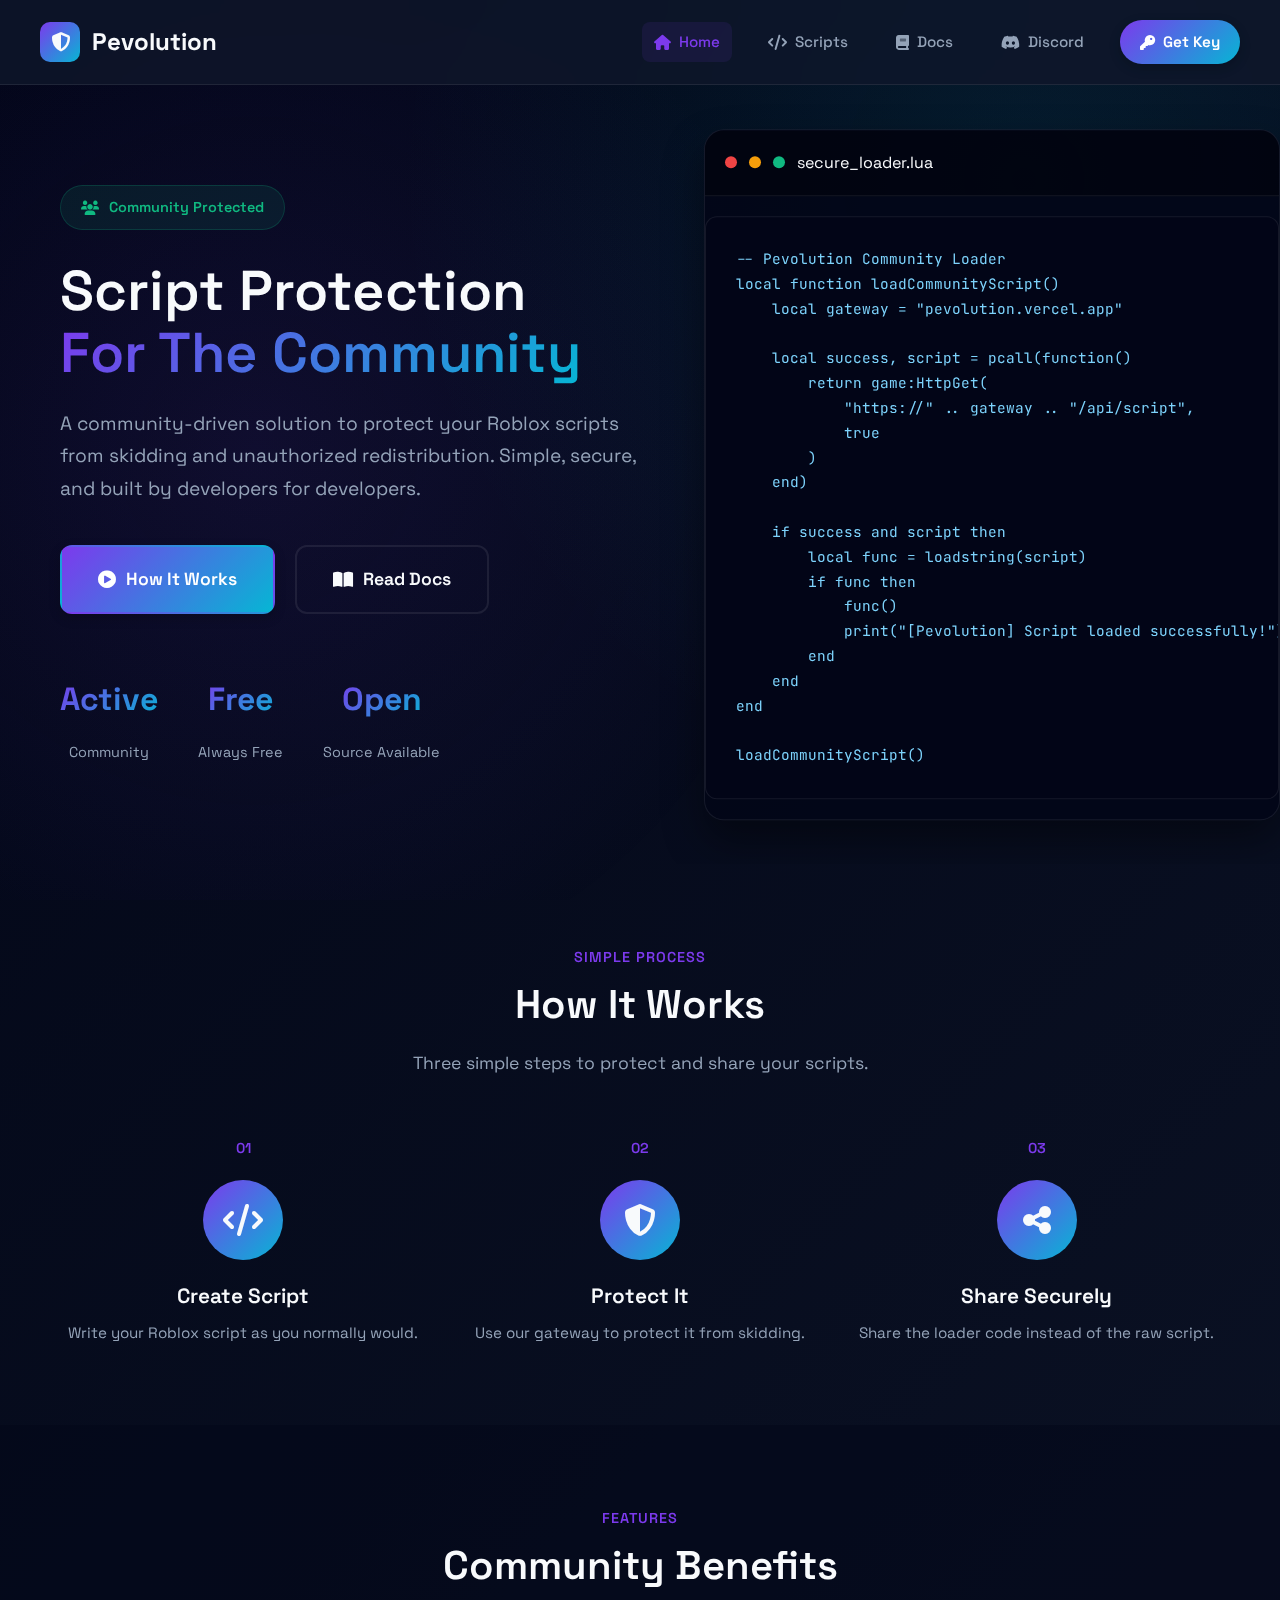
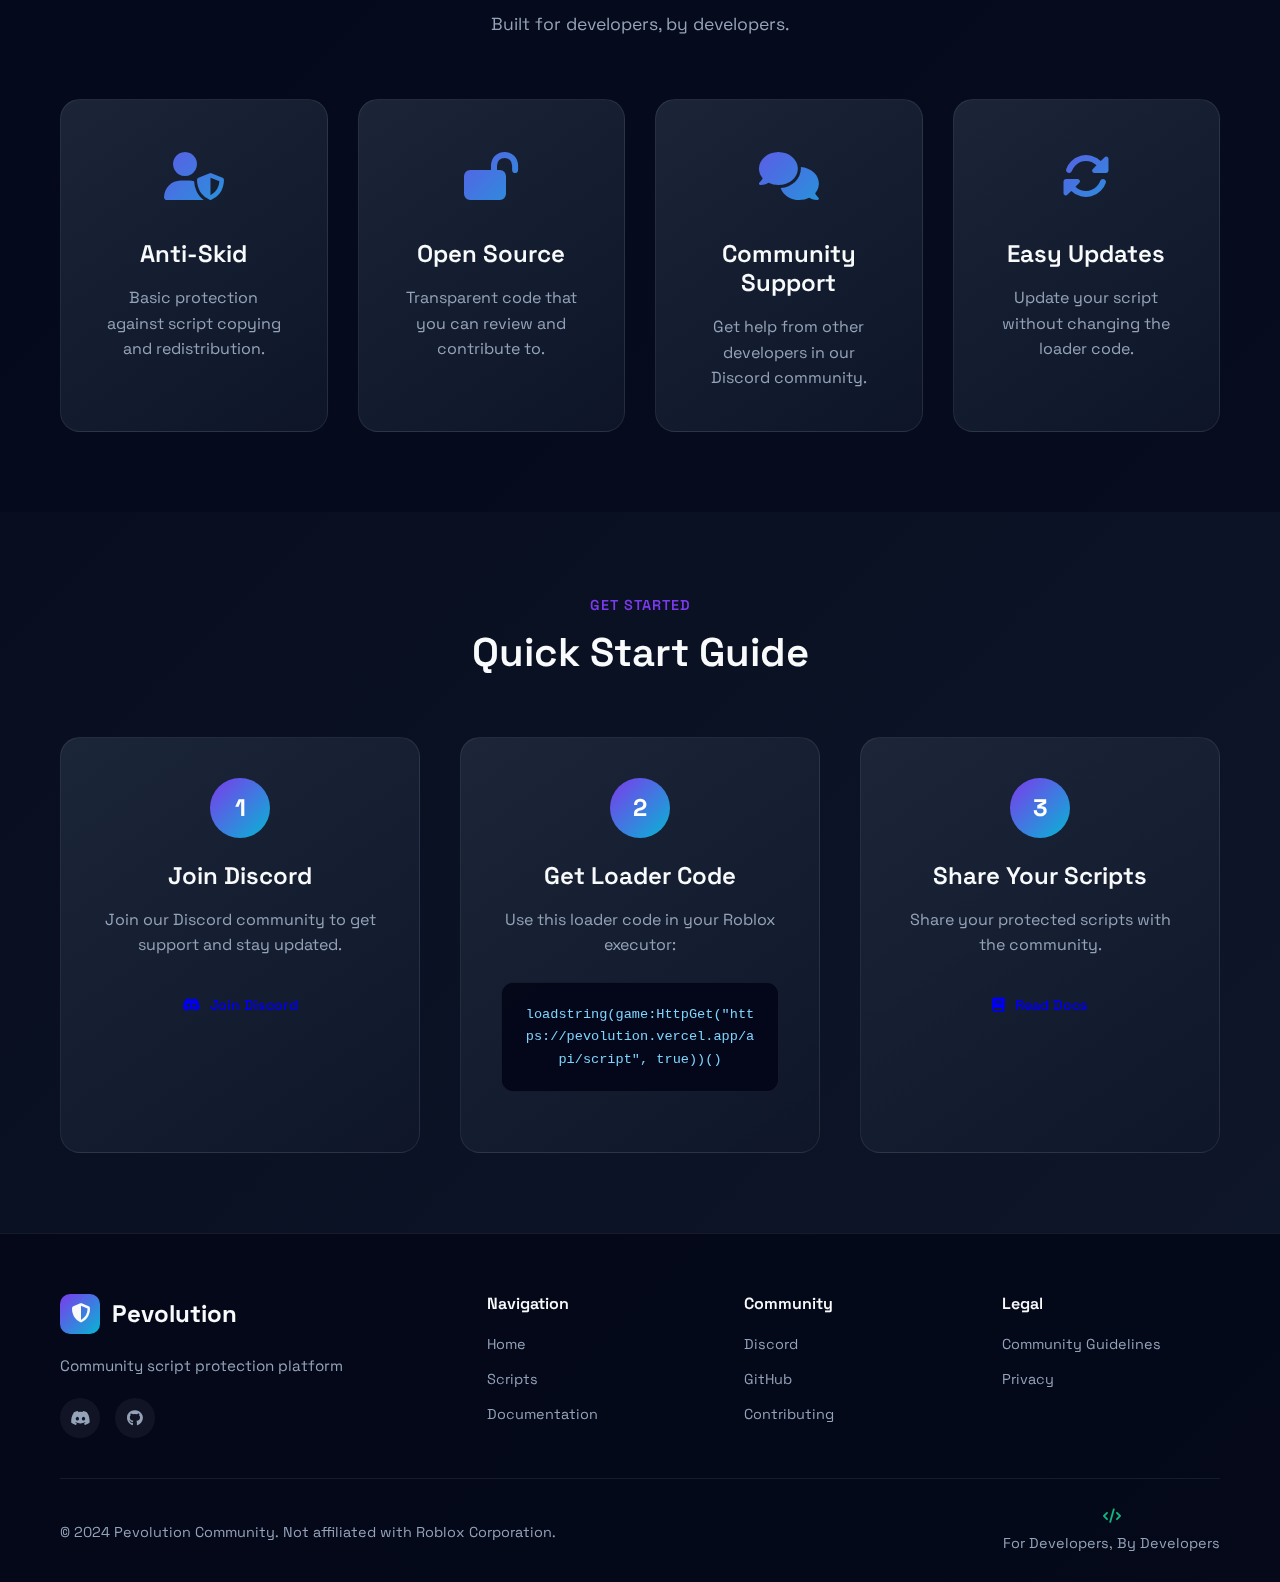
<file: index.html>
<!DOCTYPE html>
<html lang="en">
<head>
    <meta charset="UTF-8" />
    <meta name="viewport" content="width=device-width, initial-scale=1" />
    <meta name="description" content="Pevolution - Community Script Protection" />
    <title>Pevolution — Community Script Gateway</title>
    <link rel="icon" type="image/png" href="./assets/images/logo.png" />
    <link rel="stylesheet" href="./assets/css/style.css" />
    <link rel="stylesheet" href="https://cdnjs.cloudflare.com/ajax/libs/font-awesome/6.4.0/css/all.min.css">
    <link href="https://fonts.googleapis.com/css2?family=Space+Grotesk:wght@300;400;500;600;700&family=JetBrains+Mono:wght@300;400;500&display=swap" rel="stylesheet">
</head>
<body class="page-dark home-page">

<!-- Header -->
<header class="site-header">
    <div class="container header-inner">
        <a href="./" class="logo">
            <span class="logo-icon">
                <i class="fas fa-shield-alt"></i>
            </span>
            <span class="logo-text">Pevolution</span>
        </a>
        <nav class="nav-links">
            <a href="./" class="nav-link active"><i class="fas fa-home"></i> Home</a>
            <a href="./scripts.html" class="nav-link"><i class="fas fa-code"></i> Scripts</a>
            <a href="./docs.html" class="nav-link"><i class="fas fa-book"></i> Docs</a>
            <a href="https://discord.gg/pevolution" target="_blank" class="nav-link">
                <i class="fab fa-discord"></i> Discord
            </a>
            <a href="javascript:void(0)" class="nav-pill" id="getKeyBtn">
                <i class="fas fa-key"></i> Get Key
            </a>
        </nav>
        <button class="menu-toggle" aria-label="Toggle menu">
            <i class="fas fa-bars"></i>
        </button>
    </div>
</header>

<!-- Hero Section -->
<section class="hero-section">
    <div class="container">
        <div class="hero-content">
            <div class="hero-badge">
                <i class="fas fa-users"></i>
                Community Protected
            </div>
            <h1 class="hero-title">
                Script Protection<br>
                <span class="text-gradient">For The Community</span>
            </h1>
            <p class="hero-subtitle">
                A community-driven solution to protect your Roblox scripts from skidding and unauthorized redistribution. 
                Simple, secure, and built by developers for developers.
            </p>
            <div class="hero-actions">
                <a href="#how-it-works" class="btn btn-primary btn-large">
                    <i class="fas fa-play-circle"></i> How It Works
                </a>
                <a href="./docs.html" class="btn btn-outline btn-large">
                    <i class="fas fa-book-open"></i> Read Docs
                </a>
            </div>
            <div class="hero-stats">
                <div class="stat-item">
                    <span class="stat-number">Active</span>
                    <span class="stat-label">Community</span>
                </div>
                <div class="stat-item">
                    <span class="stat-number">Free</span>
                    <span class="stat-label">Always Free</span>
                </div>
                <div class="stat-item">
                    <span class="stat-number">Open</span>
                    <span class="stat-label">Source Available</span>
                </div>
            </div>
        </div>
        <div class="hero-visual">
            <div class="code-visual">
                <div class="code-header">
                    <span class="code-dot red"></span>
                    <span class="code-dot yellow"></span>
                    <span class="code-dot green"></span>
                    <span>secure_loader.lua</span>
                </div>
                <pre class="code-block"><code>-- Pevolution Community Loader
local function loadCommunityScript()
    local gateway = "pevolution.vercel.app"
    
    local success, script = pcall(function()
        return game:HttpGet(
            "https://" .. gateway .. "/api/script",
            true
        )
    end)
    
    if success and script then
        local func = loadstring(script)
        if func then 
            func()
            print("[Pevolution] Script loaded successfully!")
        end
    end
end

loadCommunityScript()</code></pre>
            </div>
        </div>
    </div>
</section>

<!-- How It Works -->
<section class="section" id="how-it-works">
    <div class="container">
        <div class="section-header">
            <span class="section-subtitle">Simple Process</span>
            <h2 class="section-title">How It Works</h2>
            <p class="section-description">
                Three simple steps to protect and share your scripts.
            </p>
        </div>
        <div class="process-steps">
            <div class="step">
                <div class="step-number">01</div>
                <div class="step-icon">
                    <i class="fas fa-code"></i>
                </div>
                <h3>Create Script</h3>
                <p>Write your Roblox script as you normally would.</p>
            </div>
            <div class="step">
                <div class="step-number">02</div>
                <div class="step-icon">
                    <i class="fas fa-shield-alt"></i>
                </div>
                <h3>Protect It</h3>
                <p>Use our gateway to protect it from skidding.</p>
            </div>
            <div class="step">
                <div class="step-number">03</div>
                <div class="step-icon">
                    <i class="fas fa-share-alt"></i>
                </div>
                <h3>Share Securely</h3>
                <p>Share the loader code instead of the raw script.</p>
            </div>
        </div>
    </div>
</section>

<!-- Features -->
<section class="section section-dark">
    <div class="container">
        <div class="section-header">
            <span class="section-subtitle">Features</span>
            <h2 class="section-title">Community Benefits</h2>
            <p class="section-description">
                Built for developers, by developers.
            </p>
        </div>
        <div class="features-grid">
            <div class="feature-card">
                <div class="feature-icon">
                    <i class="fas fa-user-shield"></i>
                </div>
                <h3>Anti-Skid</h3>
                <p>Basic protection against script copying and redistribution.</p>
            </div>
            <div class="feature-card">
                <div class="feature-icon">
                    <i class="fas fa-lock-open"></i>
                </div>
                <h3>Open Source</h3>
                <p>Transparent code that you can review and contribute to.</p>
            </div>
            <div class="feature-card">
                <div class="feature-icon">
                    <i class="fas fa-comments"></i>
                </div>
                <h3>Community Support</h3>
                <p>Get help from other developers in our Discord community.</p>
            </div>
            <div class="feature-card">
                <div class="feature-icon">
                    <i class="fas fa-sync-alt"></i>
                </div>
                <h3>Easy Updates</h3>
                <p>Update your script without changing the loader code.</p>
            </div>
        </div>
    </div>
</section>

<!-- Quick Start -->
<section class="section">
    <div class="container">
        <div class="section-header">
            <span class="section-subtitle">Get Started</span>
            <h2 class="section-title">Quick Start Guide</h2>
        </div>
        <div class="quick-start">
            <div class="guide-step">
                <div class="step-number">1</div>
                <h3>Join Discord</h3>
                <p>Join our Discord community to get support and stay updated.</p>
                <a href="https://discord.gg/pevolution" target="_blank" class="btn btn-small">
                    <i class="fab fa-discord"></i> Join Discord
                </a>
            </div>
            <div class="guide-step">
                <div class="step-number">2</div>
                <h3>Get Loader Code</h3>
                <p>Use this loader code in your Roblox executor:</p>
                <div class="code-block small">
                    <pre><code>loadstring(game:HttpGet("https://pevolution.vercel.app/api/script", true))()</code></pre>
                </div>
            </div>
            <div class="guide-step">
                <div class="step-number">3</div>
                <h3>Share Your Scripts</h3>
                <p>Share your protected scripts with the community.</p>
                <a href="./docs.html" class="btn btn-small">
                    <i class="fas fa-book"></i> Read Docs
                </a>
            </div>
        </div>
    </div>
</section>

<!-- Footer -->
<footer class="site-footer">
    <div class="container">
        <div class="footer-content">
            <div class="footer-brand">
                <a href="./" class="logo">
                    <span class="logo-icon">
                        <i class="fas fa-shield-alt"></i>
                    </span>
                    <span class="logo-text">Pevolution</span>
                </a>
                <p class="footer-tagline">Community script protection platform</p>
                <div class="social-links">
                    <a href="https://discord.gg/pevolution" target="_blank" class="social-link">
                        <i class="fab fa-discord"></i>
                    </a>
                    <a href="https://github.com/pevolution" target="_blank" class="social-link">
                        <i class="fab fa-github"></i>
                    </a>
                </div>
            </div>
            
            <div class="footer-links">
                <div class="footer-section">
                    <h4>Navigation</h4>
                    <a href="./">Home</a>
                    <a href="./scripts.html">Scripts</a>
                    <a href="./docs.html">Documentation</a>
                </div>
                <div class="footer-section">
                    <h4>Community</h4>
                    <a href="https://discord.gg/pevolution" target="_blank">Discord</a>
                    <a href="https://github.com/pevolution" target="_blank">GitHub</a>
                    <a href="./docs.html#contributing">Contributing</a>
                </div>
                <div class="footer-section">
                    <h4>Legal</h4>
                    <a href="./docs.html#terms">Community Guidelines</a>
                    <a href="./docs.html#privacy">Privacy</a>
                </div>
            </div>
        </div>
        
        <div class="footer-bottom">
            <p class="copyright">© 2024 Pevolution Community. Not affiliated with Roblox Corporation.</p>
            <div class="footer-stats">
                <span class="stat-item">
                    <i class="fas fa-code"></i>
                    <span>For Developers, By Developers</span>
                </span>
            </div>
        </div>
    </div>
</footer>

<!-- JavaScript -->
<script src="./assets/js/protect.js"></script>
<script src="./assets/js/main.js"></script>
<script src="./assets/js/coming-soon.js"></script>

</body>
</html>
</file>
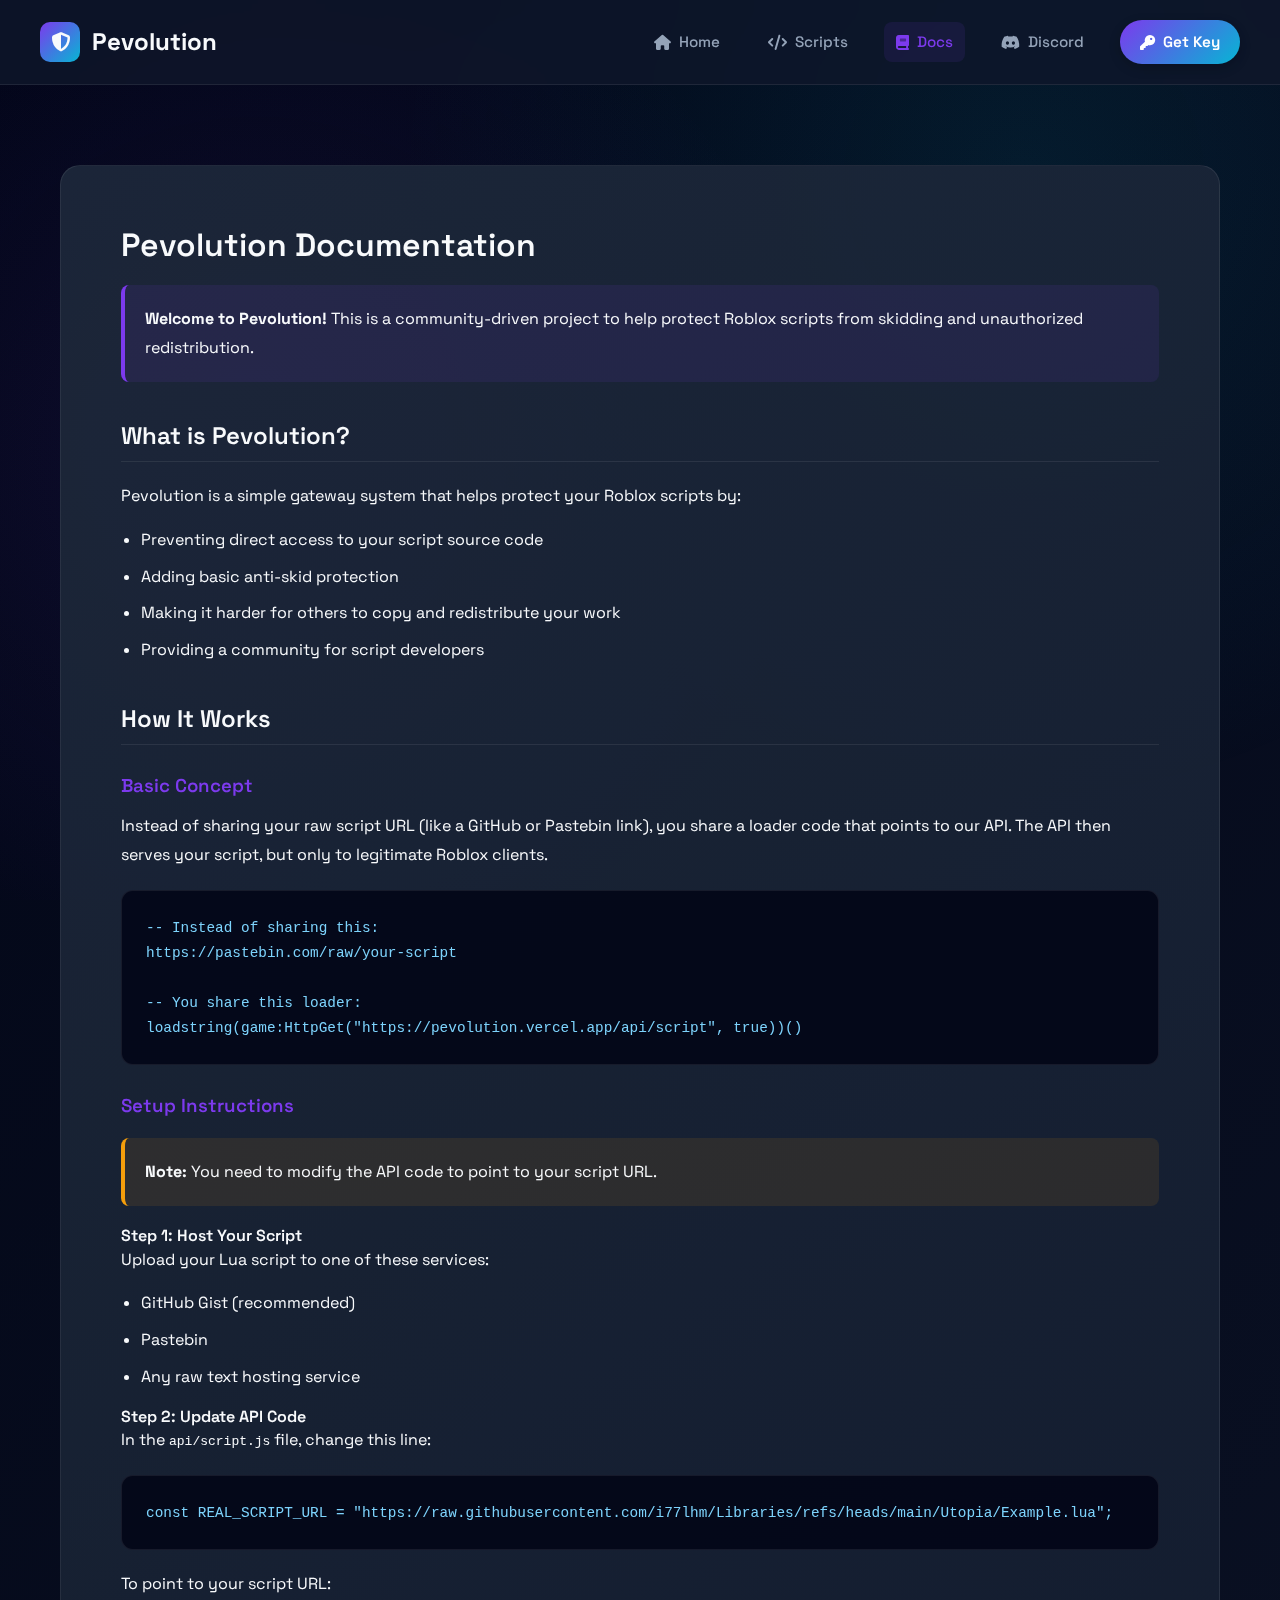
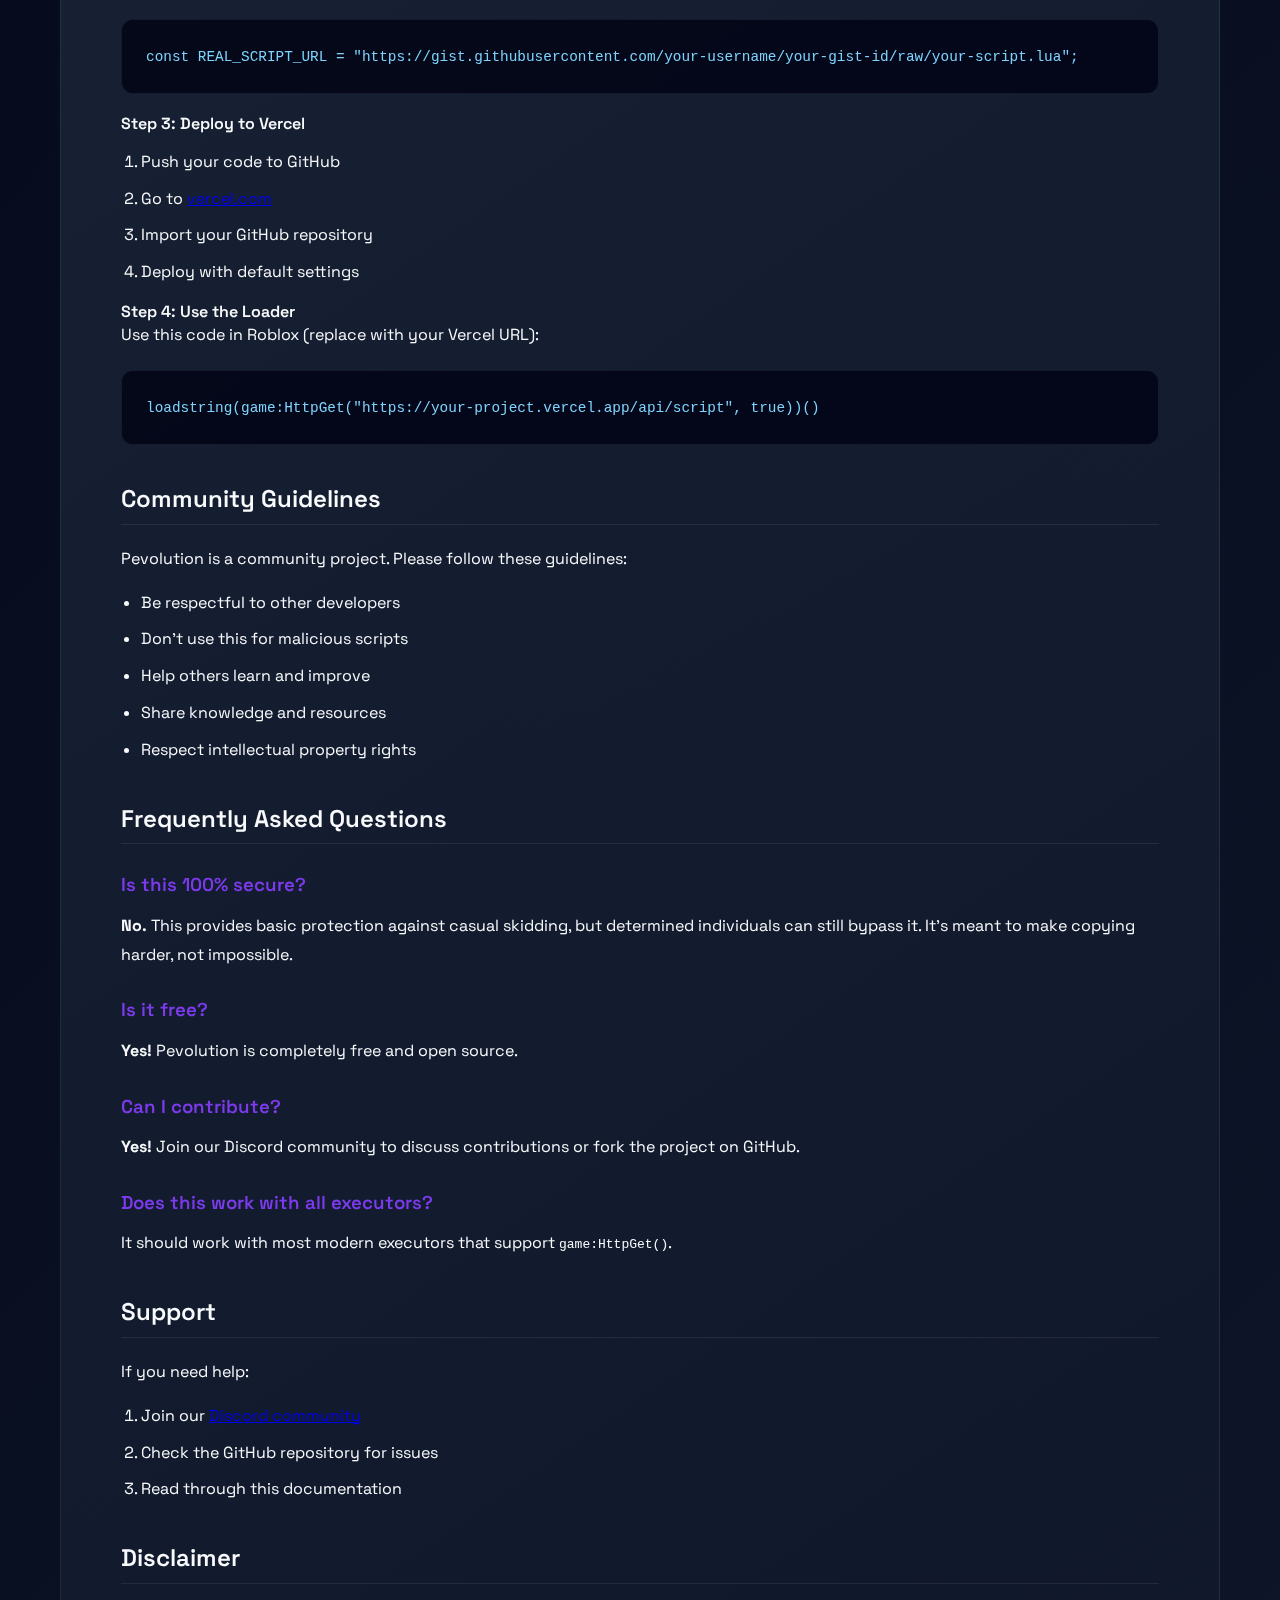
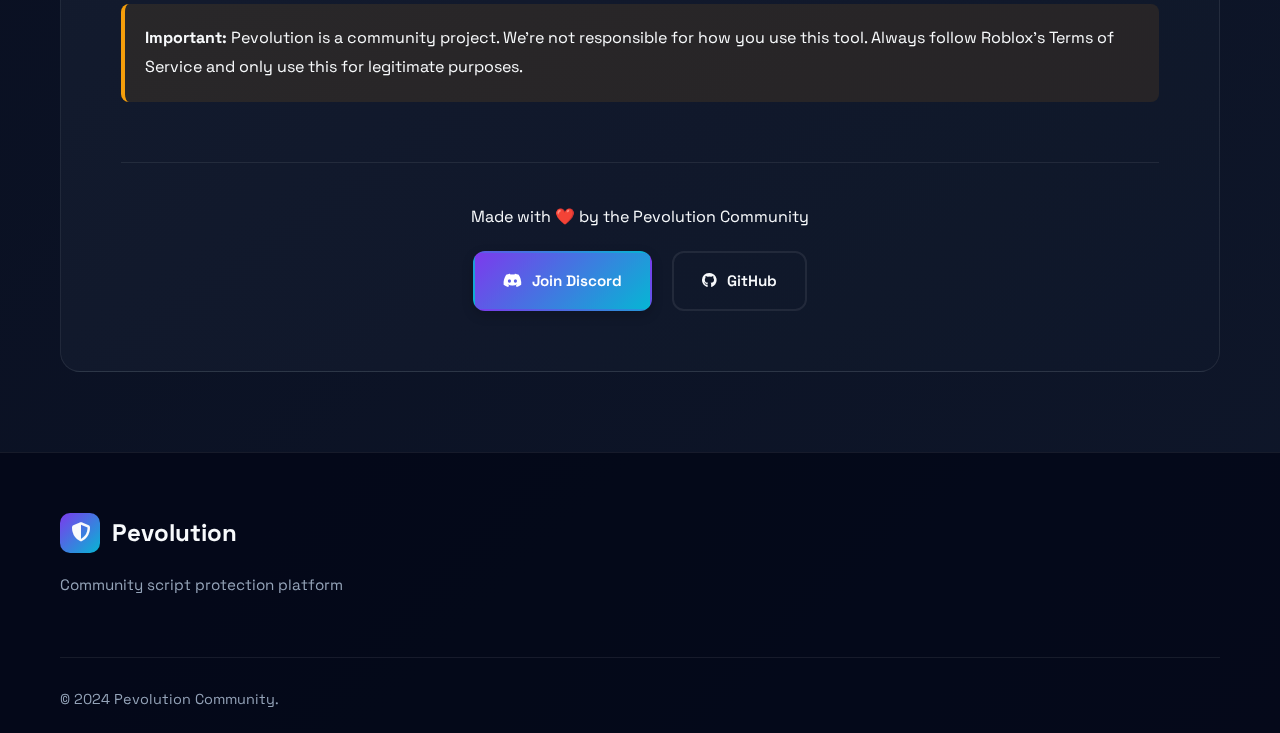
<file: docs.html>
<!DOCTYPE html>
<html lang="en">
<head>
    <meta charset="UTF-8" />
    <meta name="viewport" content="width=device-width, initial-scale=1" />
    <meta name="description" content="Pevolution Documentation" />
    <title>Documentation — Pevolution</title>
    <link rel="icon" type="image/png" href="./assets/images/logo.png" />
    <link rel="stylesheet" href="./assets/css/style.css" />
    <link rel="stylesheet" href="https://cdnjs.cloudflare.com/ajax/libs/font-awesome/6.4.0/css/all.min.css">
    <link href="https://fonts.googleapis.com/css2?family=Space+Grotesk:wght@300;400;500;600;700&family=JetBrains+Mono:wght@300;400;500&display=swap" rel="stylesheet">
    <style>
        .docs-content {
            line-height: 1.8;
        }
        .docs-content h2 {
            margin-top: 40px;
            margin-bottom: 20px;
            padding-bottom: 10px;
            border-bottom: 1px solid var(--color-border);
        }
        .docs-content h3 {
            margin-top: 30px;
            margin-bottom: 15px;
            color: var(--color-primary);
        }
        .docs-content ul, .docs-content ol {
            margin: 15px 0;
            padding-left: 20px;
        }
        .docs-content li {
            margin: 8px 0;
        }
        .info-box {
            background: rgba(124, 58, 237, 0.1);
            border-left: 4px solid var(--color-primary);
            padding: 20px;
            border-radius: 8px;
            margin: 20px 0;
        }
        .warning-box {
            background: rgba(245, 158, 11, 0.1);
            border-left: 4px solid var(--color-warning);
            padding: 20px;
            border-radius: 8px;
            margin: 20px 0;
        }
    </style>
</head>
<body class="page-dark docs-page">

<header class="site-header">
    <div class="container header-inner">
        <a href="./" class="logo">
            <span class="logo-icon">
                <i class="fas fa-shield-alt"></i>
            </span>
            <span class="logo-text">Pevolution</span>
        </a>
        <nav class="nav-links">
            <a href="./" class="nav-link"><i class="fas fa-home"></i> Home</a>
            <a href="./scripts.html" class="nav-link"><i class="fas fa-code"></i> Scripts</a>
            <a href="./docs.html" class="nav-link active"><i class="fas fa-book"></i> Docs</a>
            <a href="https://discord.gg/pevolution" target="_blank" class="nav-link">
                <i class="fab fa-discord"></i> Discord
            </a>
            <a href="javascript:void(0)" class="nav-pill" id="getKeyBtn">
                <i class="fas fa-key"></i> Get Key
            </a>
        </nav>
        <button class="menu-toggle" aria-label="Toggle menu">
            <i class="fas fa-bars"></i>
        </button>
    </div>
</header>

<main class="section">
    <div class="container">
        <div class="docs-content">
            <h1>Pevolution Documentation</h1>
            
            <div class="info-box">
                <p><strong>Welcome to Pevolution!</strong> This is a community-driven project to help protect Roblox scripts from skidding and unauthorized redistribution.</p>
            </div>
            
            <h2>What is Pevolution?</h2>
            <p>Pevolution is a simple gateway system that helps protect your Roblox scripts by:</p>
            <ul>
                <li>Preventing direct access to your script source code</li>
                <li>Adding basic anti-skid protection</li>
                <li>Making it harder for others to copy and redistribute your work</li>
                <li>Providing a community for script developers</li>
            </ul>
            
            <h2>How It Works</h2>
            
            <h3>Basic Concept</h3>
            <p>Instead of sharing your raw script URL (like a GitHub or Pastebin link), you share a loader code that points to our API. The API then serves your script, but only to legitimate Roblox clients.</p>
            
            <div class="code-block">
                <pre><code>-- Instead of sharing this:
https://pastebin.com/raw/your-script

-- You share this loader:
loadstring(game:HttpGet("https://pevolution.vercel.app/api/script", true))()</code></pre>
            </div>
            
            <h3>Setup Instructions</h3>
            
            <div class="warning-box">
                <p><strong>Note:</strong> You need to modify the API code to point to your script URL.</p>
            </div>
            
            <h4>Step 1: Host Your Script</h4>
            <p>Upload your Lua script to one of these services:</p>
            <ul>
                <li>GitHub Gist (recommended)</li>
                <li>Pastebin</li>
                <li>Any raw text hosting service</li>
            </ul>
            
            <h4>Step 2: Update API Code</h4>
            <p>In the <code>api/script.js</code> file, change this line:</p>
            <div class="code-block">
                <pre><code>const REAL_SCRIPT_URL = "https://raw.githubusercontent.com/i77lhm/Libraries/refs/heads/main/Utopia/Example.lua";</code></pre>
            </div>
            <p>To point to your script URL:</p>
            <div class="code-block">
                <pre><code>const REAL_SCRIPT_URL = "https://gist.githubusercontent.com/your-username/your-gist-id/raw/your-script.lua";</code></pre>
            </div>
            
            <h4>Step 3: Deploy to Vercel</h4>
            <ol>
                <li>Push your code to GitHub</li>
                <li>Go to <a href="https://vercel.com" target="_blank">vercel.com</a></li>
                <li>Import your GitHub repository</li>
                <li>Deploy with default settings</li>
            </ol>
            
            <h4>Step 4: Use the Loader</h4>
            <p>Use this code in Roblox (replace with your Vercel URL):</p>
            <div class="code-block">
                <pre><code>loadstring(game:HttpGet("https://your-project.vercel.app/api/script", true))()</code></pre>
            </div>
            
            <h2>Community Guidelines</h2>
            <p>Pevolution is a community project. Please follow these guidelines:</p>
            <ul>
                <li>Be respectful to other developers</li>
                <li>Don't use this for malicious scripts</li>
                <li>Help others learn and improve</li>
                <li>Share knowledge and resources</li>
                <li>Respect intellectual property rights</li>
            </ul>
            
            <h2>Frequently Asked Questions</h2>
            
            <h3>Is this 100% secure?</h3>
            <p><strong>No.</strong> This provides basic protection against casual skidding, but determined individuals can still bypass it. It's meant to make copying harder, not impossible.</p>
            
            <h3>Is it free?</h3>
            <p><strong>Yes!</strong> Pevolution is completely free and open source.</p>
            
            <h3>Can I contribute?</h3>
            <p><strong>Yes!</strong> Join our Discord community to discuss contributions or fork the project on GitHub.</p>
            
            <h3>Does this work with all executors?</h3>
            <p>It should work with most modern executors that support <code>game:HttpGet()</code>.</p>
            
            <h2>Support</h2>
            <p>If you need help:</p>
            <ol>
                <li>Join our <a href="https://discord.gg/pevolution" target="_blank">Discord community</a></li>
                <li>Check the GitHub repository for issues</li>
                <li>Read through this documentation</li>
            </ol>
            
            <h2>Disclaimer</h2>
            <div class="warning-box">
                <p><strong>Important:</strong> Pevolution is a community project. We're not responsible for how you use this tool. Always follow Roblox's Terms of Service and only use this for legitimate purposes.</p>
            </div>
            
            <div style="text-align: center; margin-top: 60px; padding-top: 40px; border-top: 1px solid var(--color-border);">
                <p>Made with ❤️ by the Pevolution Community</p>
                <div style="display: flex; gap: 20px; justify-content: center; margin-top: 20px;">
                    <a href="https://discord.gg/pevolution" target="_blank" class="btn btn-primary">
                        <i class="fab fa-discord"></i> Join Discord
                    </a>
                    <a href="https://github.com/pevolution" target="_blank" class="btn btn-outline">
                        <i class="fab fa-github"></i> GitHub
                    </a>
                </div>
            </div>
        </div>
    </div>
</main>

<footer class="site-footer">
    <div class="container">
        <div class="footer-content">
            <div class="footer-brand">
                <a href="./" class="logo">
                    <span class="logo-icon">
                        <i class="fas fa-shield-alt"></i>
                    </span>
                    <span class="logo-text">Pevolution</span>
                </a>
                <p class="footer-tagline">Community script protection platform</p>
            </div>
        </div>
        
        <div class="footer-bottom">
            <p class="copyright">© 2024 Pevolution Community.</p>
        </div>
    </div>
</footer>

<script src="./assets/js/protect.js"></script>
<script src="./assets/js/main.js"></script>
<script src="./assets/js/coming-soon.js"></script>

</body>
</html>
</file>
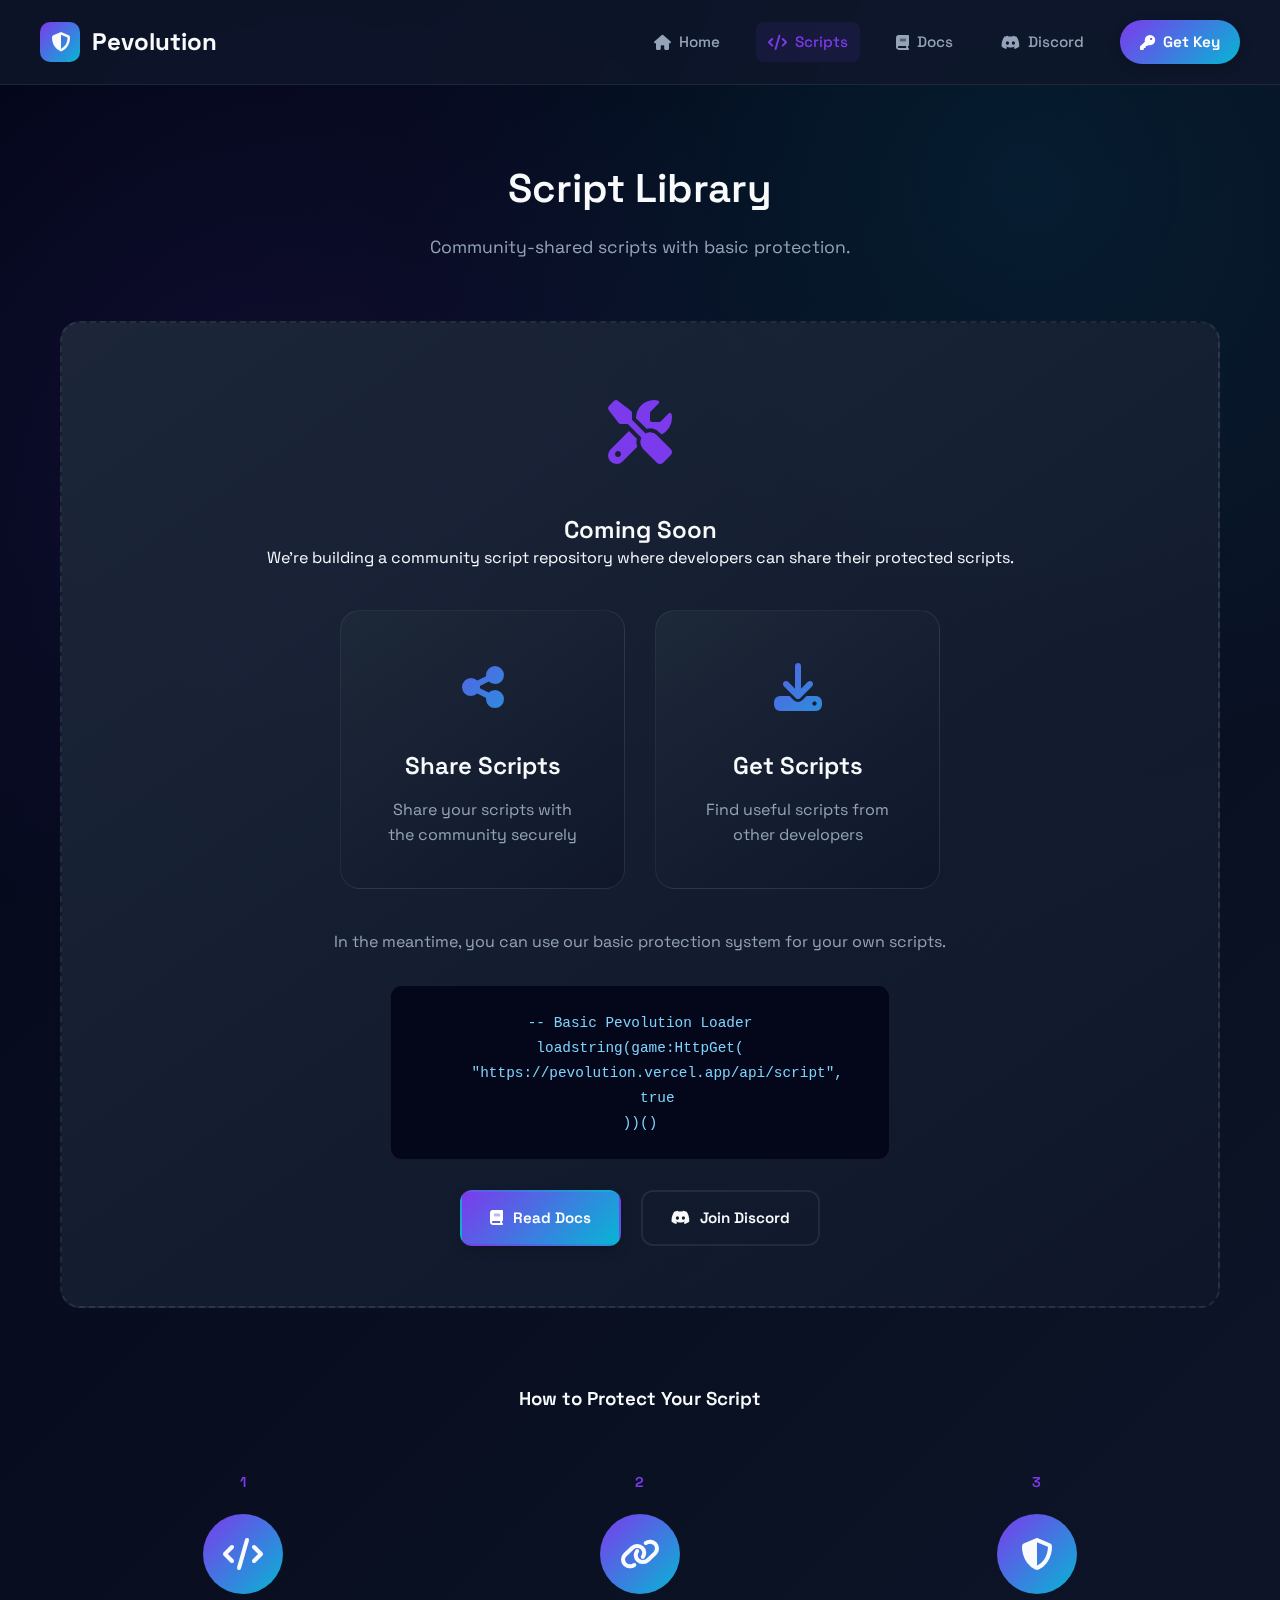
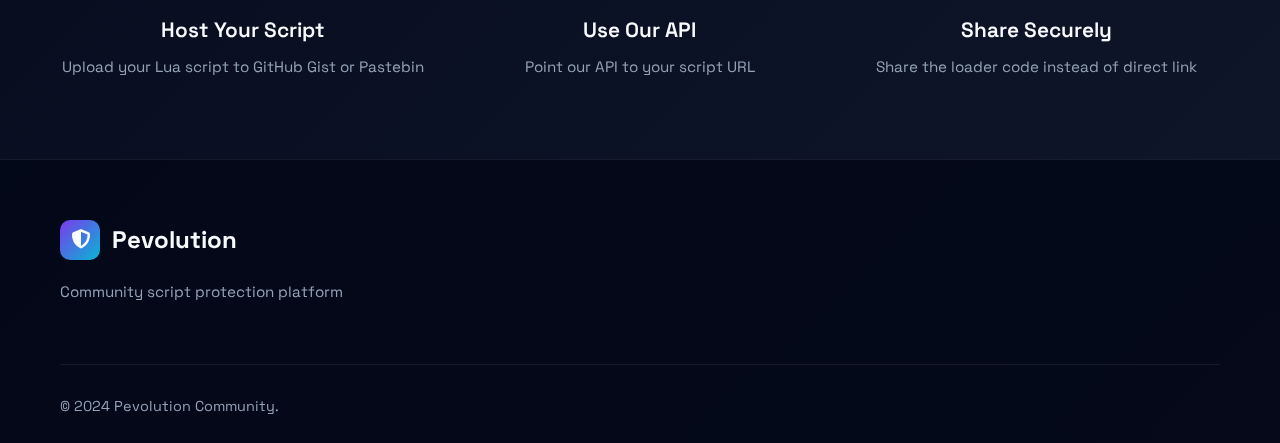
<file: scripts.html>
<!DOCTYPE html>
<html lang="en">
<head>
    <meta charset="UTF-8" />
    <meta name="viewport" content="width=device-width, initial-scale=1" />
    <meta name="description" content="Pevolution Script Library" />
    <title>Scripts — Pevolution</title>
    <link rel="icon" type="image/png" href="./assets/images/logo.png" />
    <link rel="stylesheet" href="./assets/css/style.css" />
    <link rel="stylesheet" href="https://cdnjs.cloudflare.com/ajax/libs/font-awesome/6.4.0/css/all.min.css">
    <link href="https://fonts.googleapis.com/css2?family=Space+Grotesk:wght@300;400;500;600;700&family=JetBrains+Mono:wght@300;400;500&display=swap" rel="stylesheet">
</head>
<body class="page-dark scripts-page">

<header class="site-header">
    <div class="container header-inner">
        <a href="./" class="logo">
            <span class="logo-icon">
                <i class="fas fa-shield-alt"></i>
            </span>
            <span class="logo-text">Pevolution</span>
        </a>
        <nav class="nav-links">
            <a href="./" class="nav-link"><i class="fas fa-home"></i> Home</a>
            <a href="./scripts.html" class="nav-link active"><i class="fas fa-code"></i> Scripts</a>
            <a href="./docs.html" class="nav-link"><i class="fas fa-book"></i> Docs</a>
            <a href="https://discord.gg/pevolution" target="_blank" class="nav-link">
                <i class="fab fa-discord"></i> Discord
            </a>
            <a href="javascript:void(0)" class="nav-pill" id="getKeyBtn">
                <i class="fas fa-key"></i> Get Key
            </a>
        </nav>
        <button class="menu-toggle" aria-label="Toggle menu">
            <i class="fas fa-bars"></i>
        </button>
    </div>
</header>

<main class="section">
    <div class="container">
        <div class="section-header">
            <h1 class="section-title">Script Library</h1>
            <p class="section-description">
                Community-shared scripts with basic protection.
            </p>
        </div>
        
        <div class="coming-soon-card">
            <div class="coming-soon-icon">
                <i class="fas fa-tools"></i>
            </div>
            <h2>Coming Soon</h2>
            <p>We're building a community script repository where developers can share their protected scripts.</p>
            
            <div class="features-grid" style="margin: 40px 0; max-width: 600px; margin-left: auto; margin-right: auto;">
                <div class="feature-card">
                    <div class="feature-icon">
                        <i class="fas fa-share-alt"></i>
                    </div>
                    <h3>Share Scripts</h3>
                    <p>Share your scripts with the community securely</p>
                </div>
                <div class="feature-card">
                    <div class="feature-icon">
                        <i class="fas fa-download"></i>
                    </div>
                    <h3>Get Scripts</h3>
                    <p>Find useful scripts from other developers</p>
                </div>
            </div>
            
            <p style="color: var(--color-text-secondary); margin-top: 30px;">
                In the meantime, you can use our basic protection system for your own scripts.
            </p>
            
            <div class="code-block" style="margin: 30px auto; max-width: 500px;">
                <pre><code>-- Basic Pevolution Loader
loadstring(game:HttpGet(
    "https://pevolution.vercel.app/api/script",
    true
))()</code></pre>
            </div>
            
            <div style="display: flex; gap: 20px; justify-content: center; margin-top: 30px;">
                <a href="./docs.html" class="btn btn-primary">
                    <i class="fas fa-book"></i> Read Docs
                </a>
                <a href="https://discord.gg/pevolution" target="_blank" class="btn btn-outline">
                    <i class="fab fa-discord"></i> Join Discord
                </a>
            </div>
        </div>
        
        <div class="section-header" style="margin-top: 80px;">
            <h3>How to Protect Your Script</h3>
        </div>
        
        <div class="process-steps">
            <div class="step">
                <div class="step-number">1</div>
                <div class="step-icon">
                    <i class="fas fa-code"></i>
                </div>
                <h3>Host Your Script</h3>
                <p>Upload your Lua script to GitHub Gist or Pastebin</p>
            </div>
            <div class="step">
                <div class="step-number">2</div>
                <div class="step-icon">
                    <i class="fas fa-link"></i>
                </div>
                <h3>Use Our API</h3>
                <p>Point our API to your script URL</p>
            </div>
            <div class="step">
                <div class="step-number">3</div>
                <div class="step-icon">
                    <i class="fas fa-shield-alt"></i>
                </div>
                <h3>Share Securely</h3>
                <p>Share the loader code instead of direct link</p>
            </div>
        </div>
    </div>
</main>

<footer class="site-footer">
    <div class="container">
        <div class="footer-content">
            <div class="footer-brand">
                <a href="./" class="logo">
                    <span class="logo-icon">
                        <i class="fas fa-shield-alt"></i>
                    </span>
                    <span class="logo-text">Pevolution</span>
                </a>
                <p class="footer-tagline">Community script protection platform</p>
            </div>
        </div>
        
        <div class="footer-bottom">
            <p class="copyright">© 2024 Pevolution Community.</p>
        </div>
    </div>
</footer>

<script src="./assets/js/protect.js"></script>
<script src="./assets/js/main.js"></script>
<script src="./assets/js/coming-soon.js"></script>

</body>
</html>
</file>
<file: assets/css/style.css>
/* ===== CSS Variables ===== */
:root {
    /* Colors - Pevolution Theme */
    --color-primary: #7c3aed;
    --color-primary-dark: #5b21b6;
    --color-secondary: #06b6d4;
    --color-accent: #10b981;
    --color-danger: #ef4444;
    --color-warning: #f59e0b;
    --color-dark: #0f172a;
    --color-dark-light: #1e293b;
    --color-darker: #020617;
    --color-text: #f8fafc;
    --color-text-secondary: #94a3b8;
    --color-border: rgba(255, 255, 255, 0.08);
    --color-border-light: rgba(255, 255, 255, 0.04);
    
    /* Gradients */
    --gradient-primary: linear-gradient(135deg, var(--color-primary) 0%, var(--color-secondary) 100%);
    --gradient-dark: linear-gradient(135deg, var(--color-darker) 0%, var(--color-dark) 100%);
    --gradient-card: linear-gradient(145deg, rgba(30, 41, 59, 0.9) 0%, rgba(15, 23, 42, 0.9) 100%);
    
    /* Shadows */
    --shadow-lg: 0 20px 40px rgba(0, 0, 0, 0.4);
    --shadow-md: 0 10px 20px rgba(0, 0, 0, 0.3);
    --shadow-sm: 0 4px 12px rgba(0, 0, 0, 0.2);
    
    /* Borders */
    --radius-lg: 20px;
    --radius-md: 12px;
    --radius-sm: 8px;
    
    /* Transitions */
    --transition: all 0.3s cubic-bezier(0.4, 0, 0.2, 1);
    
    /* Fonts */
    --font-heading: 'Space Grotesk', -apple-system, BlinkMacSystemFont, sans-serif;
    --font-body: 'Space Grotesk', -apple-system, BlinkMacSystemFont, sans-serif;
    --font-mono: 'JetBrains Mono', 'Fira Code', Consolas, monospace;
}

/* ===== Reset & Base Styles ===== */
* {
    margin: 0;
    padding: 0;
    box-sizing: border-box;
}

html {
    scroll-behavior: smooth;
}

body {
    font-family: var(--font-body);
    background: var(--gradient-dark);
    color: var(--color-text);
    line-height: 1.6;
    min-height: 100vh;
    position: relative;
    overflow-x: hidden;
}

body::before {
    content: '';
    position: fixed;
    top: 0;
    left: 0;
    width: 100%;
    height: 100%;
    background: 
        radial-gradient(circle at 20% 50%, rgba(124, 58, 237, 0.1) 0%, transparent 50%),
        radial-gradient(circle at 80% 20%, rgba(6, 182, 212, 0.1) 0%, transparent 50%);
    z-index: -1;
}

.container {
    max-width: 1200px;
    margin: 0 auto;
    padding: 0 20px;
    width: 100%;
}

/* ===== Typography ===== */
h1, h2, h3, h4, h5, h6 {
    font-family: var(--font-heading);
    font-weight: 600;
    line-height: 1.2;
}

.text-gradient {
    background: var(--gradient-primary);
    -webkit-background-clip: text;
    background-clip: text;
    color: transparent;
}

/* ===== Header Styles ===== */
.site-header {
    background: rgba(15, 23, 42, 0.8);
    backdrop-filter: blur(20px);
    border-bottom: 1px solid var(--color-border);
    position: sticky;
    top: 0;
    z-index: 1000;
}

.header-inner {
    display: flex;
    justify-content: space-between;
    align-items: center;
    padding: 20px 0;
}

.logo {
    display: flex;
    align-items: center;
    gap: 12px;
    text-decoration: none;
    color: var(--color-text);
    font-size: 1.5rem;
    font-weight: 700;
    transition: var(--transition);
}

.logo:hover {
    color: var(--color-primary);
    transform: translateY(-2px);
}

.logo-icon {
    width: 40px;
    height: 40px;
    background: var(--gradient-primary);
    border-radius: 10px;
    display: flex;
    align-items: center;
    justify-content: center;
    font-size: 1.2rem;
}

.nav-links {
    display: flex;
    align-items: center;
    gap: 24px;
}

.nav-link {
    color: var(--color-text-secondary);
    text-decoration: none;
    font-weight: 500;
    font-size: 0.95rem;
    display: flex;
    align-items: center;
    gap: 8px;
    transition: var(--transition);
    padding: 8px 12px;
    border-radius: var(--radius-sm);
}

.nav-link:hover {
    color: var(--color-text);
    background: rgba(255, 255, 255, 0.05);
}

.nav-link.active {
    color: var(--color-primary);
    background: rgba(124, 58, 237, 0.1);
}

.nav-pill {
    background: var(--gradient-primary);
    color: white;
    padding: 10px 20px;
    border-radius: 50px;
    text-decoration: none;
    font-weight: 600;
    font-size: 0.95rem;
    display: flex;
    align-items: center;
    gap: 8px;
    transition: var(--transition);
    box-shadow: var(--shadow-sm);
}

.nav-pill:hover {
    transform: translateY(-2px);
    box-shadow: var(--shadow-md);
}

.menu-toggle {
    display: none;
    background: none;
    border: none;
    color: var(--color-text);
    font-size: 1.5rem;
    cursor: pointer;
    padding: 8px;
}

/* ===== Hero Section ===== */
.hero-section {
    padding: 100px 0;
    position: relative;
    overflow: hidden;
}

.hero-content {
    max-width: 600px;
}

.hero-badge {
    display: inline-flex;
    align-items: center;
    gap: 10px;
    background: rgba(16, 185, 129, 0.1);
    color: var(--color-accent);
    padding: 10px 20px;
    border-radius: 50px;
    font-size: 0.9rem;
    font-weight: 600;
    margin-bottom: 30px;
    border: 1px solid rgba(16, 185, 129, 0.2);
}

.hero-title {
    font-size: 3.5rem;
    margin-bottom: 24px;
    line-height: 1.1;
}

.hero-subtitle {
    font-size: 1.2rem;
    color: var(--color-text-secondary);
    margin-bottom: 40px;
    line-height: 1.7;
}

.hero-actions {
    display: flex;
    gap: 20px;
    margin-bottom: 60px;
    flex-wrap: wrap;
}

.hero-stats {
    display: flex;
    gap: 40px;
}

.stat-item {
    display: flex;
    flex-direction: column;
}

.stat-number {
    font-size: 2rem;
    font-weight: 700;
    background: var(--gradient-primary);
    -webkit-background-clip: text;
    background-clip: text;
    color: transparent;
}

.stat-label {
    font-size: 0.9rem;
    color: var(--color-text-secondary);
    margin-top: 8px;
}

.hero-visual {
    position: absolute;
    right: 0;
    top: 50%;
    transform: translateY(-50%);
    width: 45%;
}

.code-visual {
    background: rgba(2, 6, 23, 0.9);
    border-radius: var(--radius-lg);
    border: 1px solid var(--color-border);
    overflow: hidden;
    box-shadow: var(--shadow-lg);
}

.code-visual .code-header {
    display: flex;
    align-items: center;
    padding: 20px;
    background: rgba(0, 0, 0, 0.3);
    border-bottom: 1px solid var(--color-border);
    gap: 12px;
}

.code-visual .code-block {
    padding: 30px;
    overflow-x: auto;
}

.code-visual code {
    color: #7dd3fc;
    font-family: var(--font-mono);
    font-size: 0.9rem;
    line-height: 1.6;
}

/* ===== Section Styles ===== */
.section {
    padding: 80px 0;
}

.section-dark {
    background: rgba(2, 6, 23, 0.5);
}

.section-header {
    text-align: center;
    max-width: 600px;
    margin: 0 auto 60px;
}

.section-subtitle {
    display: inline-block;
    color: var(--color-primary);
    font-weight: 600;
    font-size: 0.9rem;
    text-transform: uppercase;
    letter-spacing: 1px;
    margin-bottom: 12px;
}

.section-title {
    font-size: 2.5rem;
    margin-bottom: 20px;
}

.section-description {
    color: var(--color-text-secondary);
    font-size: 1.1rem;
}

/* ===== Process Steps ===== */
.process-steps {
    display: grid;
    grid-template-columns: repeat(3, 1fr);
    gap: 30px;
    margin-top: 60px;
}

.step {
    text-align: center;
}

.step-number {
    font-size: 0.9rem;
    color: var(--color-primary);
    font-weight: 600;
    margin-bottom: 20px;
}

.step-icon {
    width: 80px;
    height: 80px;
    background: var(--gradient-primary);
    border-radius: 50%;
    display: flex;
    align-items: center;
    justify-content: center;
    margin: 0 auto 24px;
    font-size: 2rem;
}

.step h3 {
    font-size: 1.3rem;
    margin-bottom: 12px;
}

.step p {
    color: var(--color-text-secondary);
    font-size: 0.95rem;
}

/* ===== Quick Start Guide ===== */
.quick-start {
    display: grid;
    grid-template-columns: repeat(auto-fit, minmax(300px, 1fr));
    gap: 40px;
    margin-top: 40px;
}

.guide-step {
    text-align: center;
    padding: 40px;
    background: var(--gradient-card);
    border-radius: var(--radius-lg);
    border: 1px solid var(--color-border);
}

.guide-step .step-number {
    width: 60px;
    height: 60px;
    background: var(--gradient-primary);
    border-radius: 50%;
    display: flex;
    align-items: center;
    justify-content: center;
    font-size: 1.5rem;
    font-weight: 700;
    color: white;
    margin: 0 auto 24px;
}

.guide-step h3 {
    font-size: 1.5rem;
    margin-bottom: 16px;
}

.guide-step p {
    color: var(--color-text-secondary);
    margin-bottom: 24px;
    line-height: 1.6;
}

.code-block.small {
    padding: 20px;
    margin: 20px 0;
}

.code-block.small pre {
    font-size: 0.85rem;
}

/* ===== Features Grid ===== */
.features-grid {
    display: grid;
    grid-template-columns: repeat(auto-fit, minmax(250px, 1fr));
    gap: 30px;
}

.feature-card {
    background: var(--gradient-card);
    border-radius: var(--radius-lg);
    padding: 40px;
    border: 1px solid var(--color-border);
    transition: var(--transition);
    text-align: center;
}

.feature-card:hover {
    transform: translateY(-5px);
    border-color: var(--color-primary);
    box-shadow: var(--shadow-md);
}

.feature-icon {
    font-size: 3rem;
    margin-bottom: 24px;
    background: var(--gradient-primary);
    -webkit-background-clip: text;
    background-clip: text;
    color: transparent;
}

.feature-card h3 {
    font-size: 1.5rem;
    margin-bottom: 16px;
}

.feature-card p {
    color: var(--color-text-secondary);
    line-height: 1.6;
}

/* ===== Button Styles ===== */
.btn {
    display: inline-flex;
    align-items: center;
    gap: 10px;
    padding: 14px 28px;
    border-radius: var(--radius-md);
    text-decoration: none;
    font-weight: 600;
    font-size: 0.95rem;
    transition: var(--transition);
    border: 2px solid transparent;
    cursor: pointer;
    justify-content: center;
}

.btn-small {
    padding: 10px 20px;
    font-size: 0.9rem;
}

.btn-large {
    padding: 18px 36px;
    font-size: 1.1rem;
}

.btn-primary {
    background: var(--gradient-primary);
    color: white;
    box-shadow: var(--shadow-sm);
}

.btn-primary:hover {
    transform: translateY(-2px);
    box-shadow: var(--shadow-md);
}

.btn-outline {
    background: transparent;
    color: var(--color-text);
    border-color: var(--color-border);
}

.btn-outline:hover {
    background: rgba(255, 255, 255, 0.05);
    border-color: var(--color-primary);
    transform: translateY(-2px);
}

/* ===== Code Block Styles ===== */
.code-block {
    background: rgba(2, 6, 23, 0.9);
    border-radius: var(--radius-md);
    padding: 24px;
    border: 1px solid var(--color-border);
    overflow-x: auto;
    margin: 20px 0;
}

.code-block pre {
    margin: 0;
    font-family: var(--font-mono);
    font-size: 0.9rem;
    line-height: 1.6;
    white-space: pre-wrap;
    word-break: break-word;
}

.code-block code {
    color: #7dd3fc;
    background: none;
    padding: 0;
}

.code-dot {
    width: 12px;
    height: 12px;
    border-radius: 50%;
}

.code-dot.red { background: #ef4444; }
.code-dot.yellow { background: #f59e0b; }
.code-dot.green { background: #10b981; }

/* ===== Footer Styles ===== */
.site-footer {
    background: rgba(2, 6, 23, 0.8);
    border-top: 1px solid var(--color-border);
    padding: 60px 0 30px;
}

.footer-content {
    display: grid;
    grid-template-columns: 1fr 2fr;
    gap: 60px;
    margin-bottom: 40px;
}

.footer-brand .logo {
    margin-bottom: 20px;
}

.footer-tagline {
    color: var(--color-text-secondary);
    font-size: 0.95rem;
    max-width: 300px;
    margin-bottom: 20px;
}

.social-links {
    display: flex;
    gap: 15px;
}

.social-link {
    width: 40px;
    height: 40px;
    background: rgba(255, 255, 255, 0.05);
    border-radius: 50%;
    display: flex;
    align-items: center;
    justify-content: center;
    color: var(--color-text-secondary);
    text-decoration: none;
    transition: var(--transition);
}

.social-link:hover {
    background: var(--color-primary);
    color: white;
    transform: translateY(-3px);
}

.footer-links {
    display: grid;
    grid-template-columns: repeat(3, 1fr);
    gap: 40px;
}

.footer-section h4 {
    font-size: 1rem;
    color: var(--color-text);
    margin-bottom: 20px;
    font-weight: 600;
}

.footer-section a {
    display: block;
    color: var(--color-text-secondary);
    text-decoration: none;
    margin-bottom: 12px;
    font-size: 0.9rem;
    transition: var(--transition);
}

.footer-section a:hover {
    color: var(--color-primary);
    transform: translateX(5px);
}

.footer-bottom {
    padding-top: 30px;
    border-top: 1px solid var(--color-border);
    display: flex;
    justify-content: space-between;
    align-items: center;
    flex-wrap: wrap;
    gap: 20px;
}

.copyright {
    color: var(--color-text-secondary);
    font-size: 0.9rem;
}

.footer-stats {
    display: flex;
    gap: 30px;
}

.stat-item {
    display: flex;
    align-items: center;
    gap: 8px;
    color: var(--color-text-secondary);
    font-size: 0.9rem;
}

.stat-item i {
    color: var(--color-accent);
}

/* ===== Responsive Design ===== */
@media (max-width: 1024px) {
    .hero-visual {
        position: relative;
        width: 100%;
        margin-top: 60px;
    }
    
    .process-steps {
        grid-template-columns: 1fr;
        gap: 40px;
    }
    
    .footer-content {
        grid-template-columns: 1fr;
        gap: 40px;
    }
    
    .footer-links {
        grid-template-columns: repeat(2, 1fr);
    }
}

@media (max-width: 768px) {
    .header-inner {
        flex-direction: column;
        gap: 20px;
    }
    
    .nav-links {
        display: none;
        width: 100%;
        flex-direction: column;
        gap: 10px;
    }
    
    .nav-links.active {
        display: flex;
    }
    
    .menu-toggle {
        display: block;
        position: absolute;
        right: 20px;
        top: 20px;
    }
    
    .hero-title {
        font-size: 2.5rem;
    }
    
    .hero-actions {
        flex-direction: column;
    }
    
    .hero-stats {
        flex-direction: column;
        gap: 30px;
        text-align: center;
    }
    
    .quick-start {
        grid-template-columns: 1fr;
    }
    
    .features-grid {
        grid-template-columns: 1fr;
    }
    
    .footer-links {
        grid-template-columns: 1fr;
    }
    
    .footer-bottom {
        flex-direction: column;
        text-align: center;
    }
    
    .footer-stats {
        flex-direction: column;
        gap: 15px;
    }
}

@media (max-width: 480px) {
    .hero-title {
        font-size: 2rem;
    }
    
    .hero-subtitle {
        font-size: 1rem;
    }
    
    .section-title {
        font-size: 2rem;
    }
}

/* ===== Mobile Menu Toggle ===== */
.menu-toggle.active + .nav-links {
    display: flex;
}

/* ===== Scripts Page Specific ===== */
.coming-soon-card {
    background: var(--gradient-card);
    border-radius: var(--radius-lg);
    padding: 60px;
    text-align: center;
    margin: 40px 0;
    border: 2px dashed var(--color-border);
}

.coming-soon-icon {
    font-size: 4rem;
    color: var(--color-primary);
    margin-bottom: 30px;
}

/* ===== Docs Page Specific ===== */
.docs-content {
    background: var(--gradient-card);
    border-radius: var(--radius-lg);
    padding: 60px;
    border: 1px solid var(--color-border);
}

/* ===== Scrollbar Styles ===== */
::-webkit-scrollbar {
    width: 10px;
}

::-webkit-scrollbar-track {
    background: var(--color-darker);
}

::-webkit-scrollbar-thumb {
    background: var(--color-primary);
    border-radius: 5px;
}

::-webkit-scrollbar-thumb:hover {
    background: var(--color-primary-dark);
}
</file>
